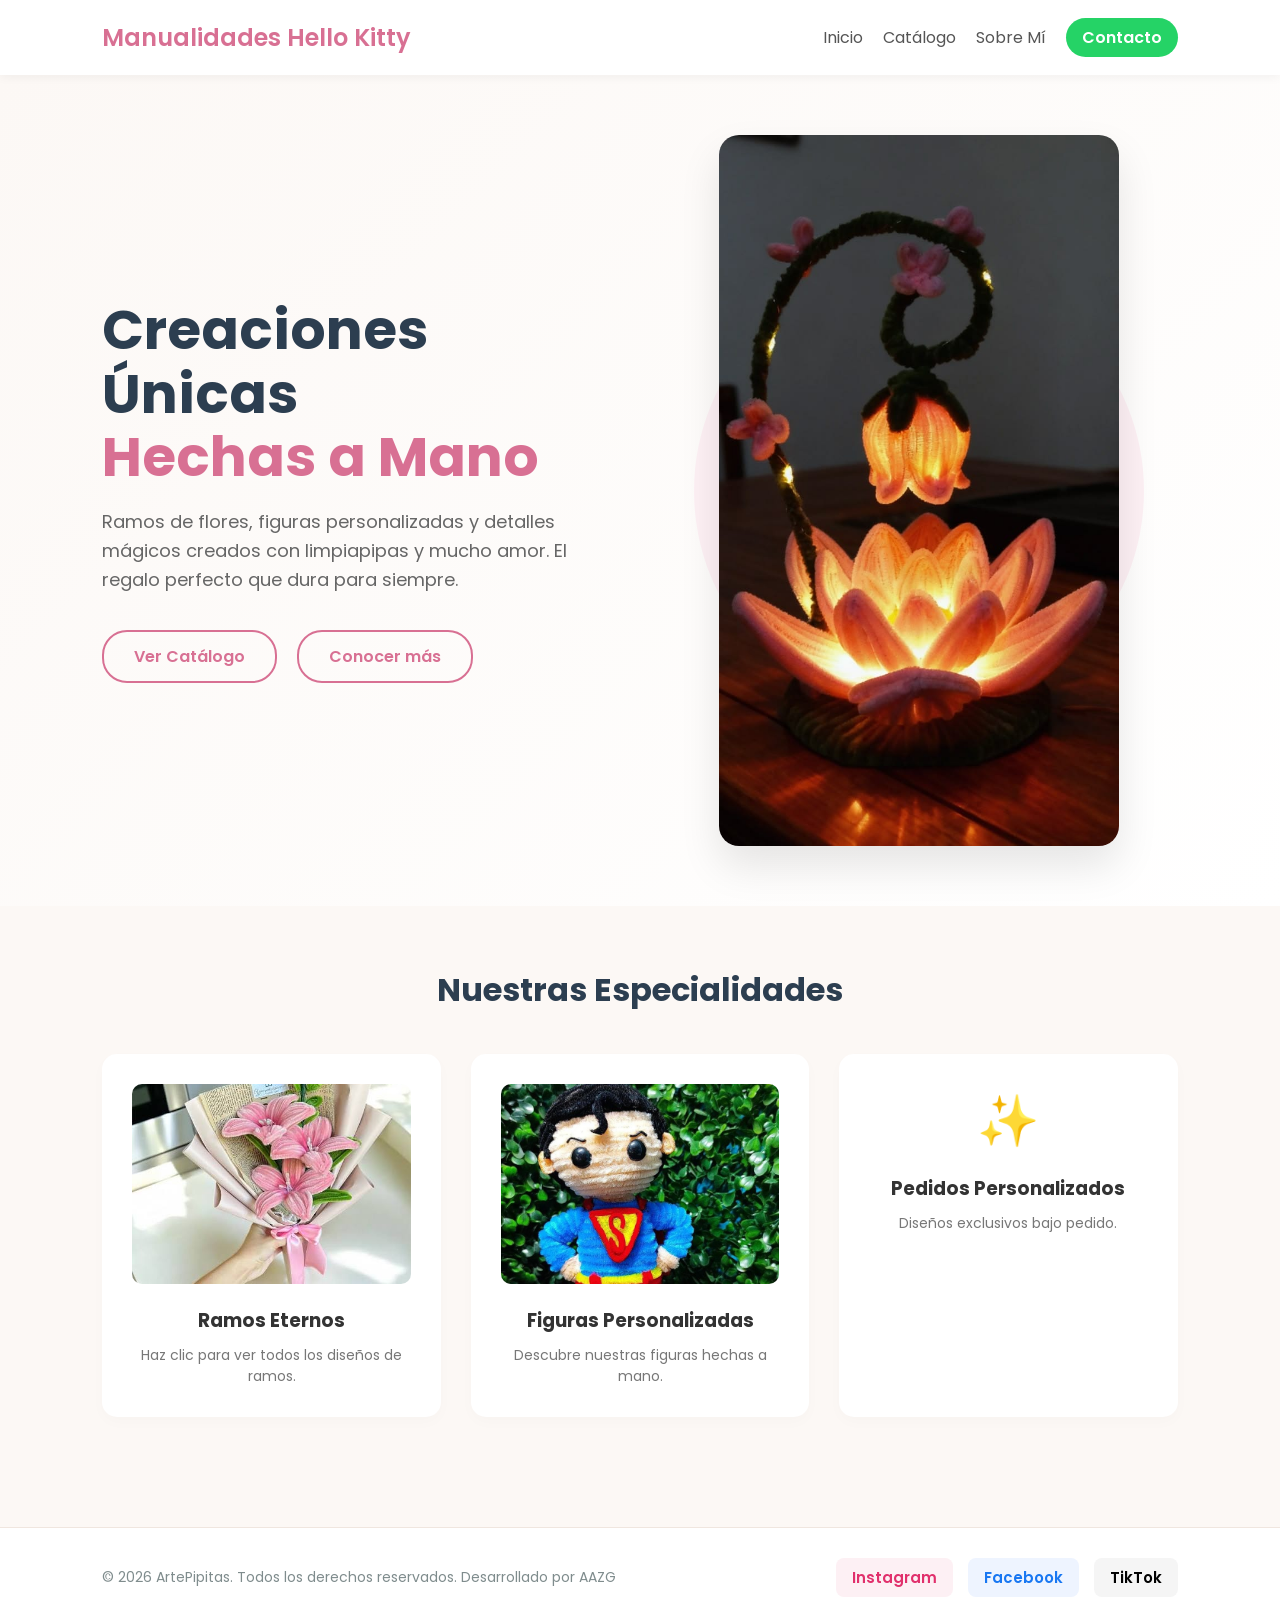
<file: index.html>
<!DOCTYPE html>
<html lang="es">
<head>
    <meta charset="UTF-8">
    <meta name="viewport" content="width=device-width, initial-scale=1.0">
    <title>Manualidades Hello Kitty | Tienda Oficial</title>
    <link rel="stylesheet" href="styles.css">
    <link href="https://fonts.googleapis.com/css2?family=Poppins:wght@300;400;600&display=swap" rel="stylesheet">
    <meta name="viewport" content="width=device-width, initial-scale=1.0">
</head>
<body>

    <header>
        <div class="logo">Manualidades Hello Kitty</div>
        <nav>
            <ul>
                <li><a href="#inicio">Inicio</a></li>
                <li><a href="#catalogo">Catálogo</a></li>
                <li><a href="#sobre-mi">Sobre Mí</a></li>
                <li><a href="https://wa.me/4463864578?" class="btn-contacto">Contacto</a></li>
            </ul>
        </nav>
    </header>

<section id="inicio" class="hero-moderno">
    <div class="hero-texto">
        <h1>Creaciones Únicas <br> <span class="resaltado">Hechas a Mano</span></h1>
        <p>Ramos de flores, figuras personalizadas y detalles mágicos creados con limpiapipas y mucho amor. El regalo perfecto que dura para siempre.</p>
        
        <div class="hero-botones">
            <a href="#catalogo" class="btn-secundario">Ver Catálogo</a>
            <a href="#sobre-mi" class="btn-secundario">Conocer más</a>
        </div>
    </div>

    <div class="hero-imagen">
        <div class="circulo-decorativo"></div>
        <img src="img/icono.jpeg" alt="Ramo de limpiapipas destacado" class="img-flotante">
    </div>
</section>


    <section id="catalogo" class="productos">
        <h2>Nuestras Especialidades</h2>
        <div class="grid-productos">
            <a href="ramos.html" class="enlace-categoria">
                <div class="tarjeta-producto">
                    <img src="img/flores.jfif" alt="Ramos Eternos" class="imagen-producto">
                    <h3>Ramos Eternos</h3>
                    <p>Haz clic para ver todos los diseños de ramos.</p>
                </div>
            </a>

            <a href="figuras.html" class="enlace-categoria">
                <div class="tarjeta-producto">
                    <img src="img/muñeco.jpeg" alt="Figuras Personalizadas" class="imagen-producto">
                    <h3>Figuras Personalizadas</h3>
                    <p>Descubre nuestras figuras hechas a mano.</p>
                </div>
            </a>

            <div class="tarjeta-producto">
                <div class="imagen-placeholder">✨</div>
                <h3>Pedidos Personalizados</h3>
                <p>Diseños exclusivos bajo pedido.</p>
            </div>

        </div>
    </section>

    <footer>
        <div class="footer-content">
            <p>&copy; 2026 ArtePipitas. Todos los derechos reservados. Desarrollado por AAZG</p>
            <div class="redes-sociales">
                <a href="https://www.instagram.com/flow_ers9125?igsh=MXYxYmxsODk3Z3hidw==" target="_blank" rel="noopener noreferrer" class="social-link instagram">Instagram</a>
                <a href="https://www.facebook.com/TU_PAGINA" target="_blank" rel="noopener noreferrer" class="social-link facebook">Facebook</a>
                <a href="https://www.tiktok.com/@TU_USUARIO" target="_blank" rel="noopener noreferrer" class="social-link tiktok">TikTok</a>
            </div>
        </div>
    </footer>

</body>
</html>
</file>
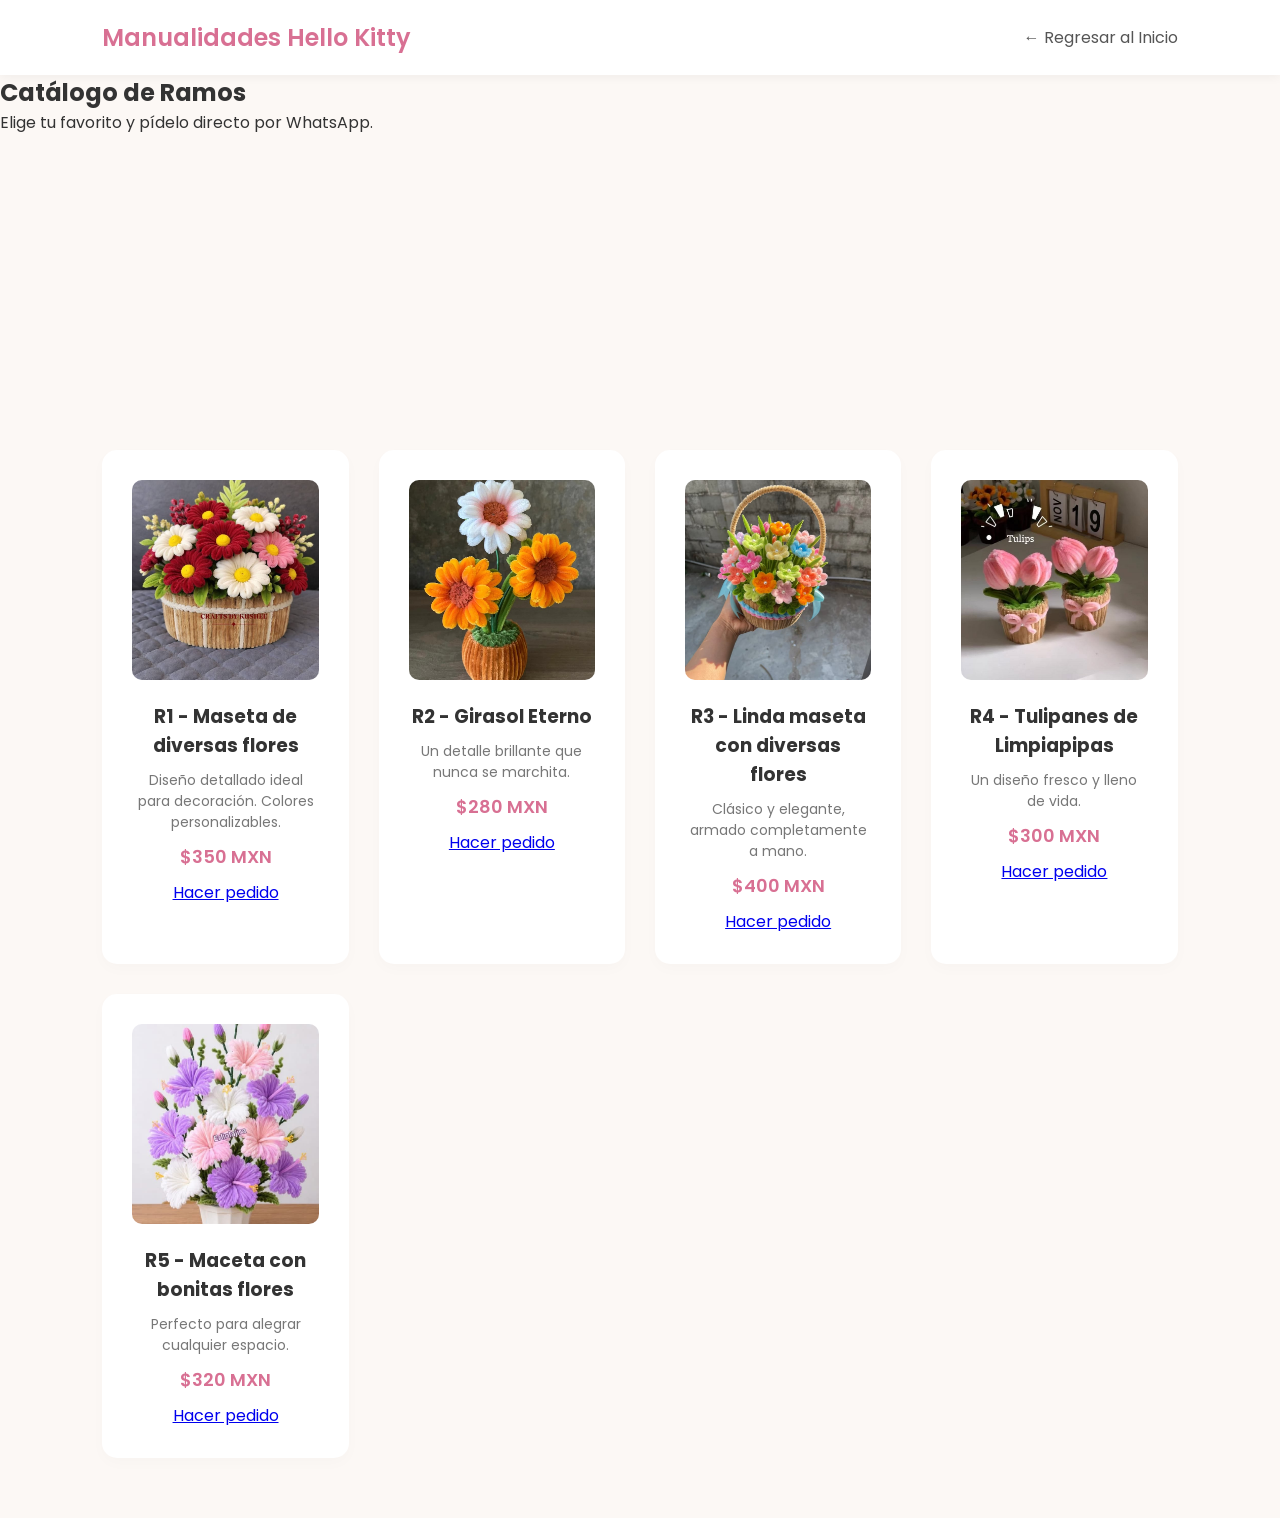
<file: ramos.html>
<!DOCTYPE html>
<html lang="es">
<head>
    <meta charset="UTF-8">
    <meta name="viewport" content="width=device-width, initial-scale=1.0">
    <title>Ramos Eternos | Manualidades Hello Kitty</title>
    <link rel="stylesheet" href="styles.css">
    <link href="https://fonts.googleapis.com/css2?family=Poppins:wght@300;400;600&display=swap" rel="stylesheet">
</head>
<body>
    <header>
        <div class="logo">Manualidades Hello Kitty</div>
        <nav>
            <ul>
                <!-- Botón para regresar a la página principal -->
                <li><a href="index.html">← Regresar al Inicio</a></li>
            </ul>
        </nav>
    </header>

    <section class="hero" style="height: 35vh;"> 
        <div class="hero-content">
            <h1>Catálogo de Ramos</h1>
            <p>Elige tu favorito y pídelo directo por WhatsApp.</p>
        </div>
    </section>

<!-- Sección del Catálogo Profesional -->
<section class="productos">
    <div class="grid-productos">  
        <!-- ITEM 1 -->
        <div class="tarjeta-producto">
            <img src="img/R1.jpeg" alt="Margaritas" class="imagen-producto">
            <h3>R1 - Maseta de diversas flores</h3>
            <p>Diseño detallado ideal para decoración. Colores personalizables.</p>
            <p style="font-weight: 600; color: #d87093; font-size: 18px; margin: 10px 0;">$350 MXN</p>
            <!-- Botón de compra -->
            <a href="https://wa.me/4463864578?text=Hola,%20quiero%20comprar%20el%20Ramo%20de%20MargaritasR1" target="_blank" class="btn-primary">Hacer pedido</a>
        </div>

        <!-- ITEM 2 -->
        <div class="tarjeta-producto">
            <img src="img/R2.jpeg" alt="Ramo de Girasoles" class="imagen-producto">
            <h3>R2 - Girasol Eterno</h3>
            <p>Un detalle brillante que nunca se marchita.</p>
            <p style="font-weight: 600; color: #d87093; font-size: 18px; margin: 10px 0;">$280 MXN</p>
            <a href="https://wa.me/4463864578?text=Hola,%20quiero%20comprar%20el%20Girasol%20EternoR2" target="_blank" class="btn-primary">Hacer pedido</a>
        </div>

        <!-- ITEM 3 -->
        <div class="tarjeta-producto">
            <img src="img/R3.jpeg" alt="Ramo de Rosas" class="imagen-producto">
            <h3>R3 - Linda maseta con diversas flores</h3>
            <p>Clásico y elegante, armado completamente a mano.</p>
            <p style="font-weight: 600; color: #d87093; font-size: 18px; margin: 10px 0;">$400 MXN</p>
            <a href="https://wa.me/4463864578?text=Hola,%20quiero%20comprar%20el%20Ramo%20de%2012%20RosasR3" target="_blank" class="btn-primary">Hacer pedido</a>
        </div>
        <!-- ITEM 4 -->
        <div class="tarjeta-producto">
            <img src="img/R4.jpeg" alt="Ramo de Tulipanes" class="imagen-producto">
            <h3>R4 - Tulipanes de Limpiapipas</h3>
            <p>Un diseño fresco y lleno de vida.</p>
            <p style="font-weight: 600; color: #d87093; font-size: 18px; margin: 10px 0;">$300 MXN</p>
            <a href="https://wa.me/4463864578?text=Hola,%20quiero%20comprar%20el%20Ramo%20de%20TulipanesR4" target="_blank" class="btn-primary">Hacer pedido</a>
        </div>
        <!-- ITEM 5 -->
        <div class="tarjeta-producto">
            <img src="img/R6.jpeg" alt="Ramo de Margaritas" class="imagen-producto">
            <h3>R5 - Maceta con bonitas flores</h3>
            <p>Perfecto para alegrar cualquier espacio.</p>
            <p style="font-weight: 600; color: #d87093; font-size: 18px; margin: 10px 0;">$320 MXN</p>
            <a href="https://wa.me/4463864578?text=Hola,%20quiero%20comprar%20el%20Ramo%20de%20MargaritasR5" target="_blank" class="btn-primary">Hacer pedido</a>
        </div>
    </div>
</section>

</body>
</html>
</file>
<file: styles.css>
/* Estilos Globales */
* {
    margin: 0;
    padding: 0;
    box-sizing: border-box;
    font-family: 'Poppins', sans-serif;
}

body {
    background-color: #fcf8f5; /* Un tono crema suave de fondo */
    color: #333;
    scroll-behavior: smooth;
}

/* Barra de Navegación */
header {
    display: flex;
    justify-content: space-between;
    align-items: center;
    padding: 20px 8%;
    background-color: #fff;
    box-shadow: 0 2px 10px rgba(0,0,0,0.05);
    position: sticky;
    top: 0;
    z-index: 1000;
}

.logo {
    font-size: 24px;
    font-weight: 600;
    color: #d87093; /* Rosa pastel para el toque artesanal */
}

nav ul {
    display: flex;
    list-style: none;
    align-items: center;
}

nav ul li {
    margin-left: 20px;
}

nav ul li a {
    text-decoration: none;
    color: #555;
    transition: color 0.3s;
}

nav ul li a:hover {
    color: #d87093;
}

.btn-contacto {
    background-color: #25d366; /* Verde WhatsApp */
    color: white !important;
    padding: 8px 16px;
    border-radius: 20px;
    font-weight: 600;
}

/* Sección Hero */
/* =========================================
   NUEVO HERO PROFESIONAL (PANTALLA DIVIDIDA)
   ========================================= */
.hero-moderno {
    display: flex;
    align-items: center;
    justify-content: space-between;
    padding: 60px 8%;
    min-height: 80vh;
    background: linear-gradient(135deg, #fcf8f5 0%, #ffffff 100%);
    gap: 40px;
    overflow: hidden;
}

.hero-texto {
    flex: 1;
    max-width: 600px;
}

.hero-texto h1 {
    font-size: 55px;
    color: #2c3e50;
    line-height: 1.15;
    margin-bottom: 20px;
}

.resaltado {
    color: #d87093; /* El color rosa de tu marca */
}

.hero-texto p {
    font-size: 18px;
    color: #666;
    margin-bottom: 35px;
    line-height: 1.6;
}

.hero-botones {
    display: flex;
    gap: 20px;
}

/* Botón transparente y elegante */
.btn-secundario {
    text-decoration: none;
    background-color: transparent;
    color: #d87093;
    padding: 12px 30px;
    border: 2px solid #d87093;
    border-radius: 25px;
    font-weight: 600;
    transition: all 0.3s ease;
}

.btn-secundario:hover {
    background-color: #d87093;
    color: white;
}

/* Sección de la imagen derecha */
.hero-imagen {
    flex: 1;
    position: relative;
    display: flex;
    justify-content: center;
    align-items: center;
}

.circulo-decorativo {
    position: absolute;
    width: 450px;
    height: 450px;
    background-color: #fdf0f4;
    border-radius: 50%;
    z-index: 0;
}

.img-flotante {
    position: relative;
    z-index: 1;
    width: 90%;
    max-width: 400px;
    border-radius: 20px;
    box-shadow: 0 20px 40px rgba(0,0,0,0.1); /* Sombra elegante */
    /* Animación moderna que hace que la foto flote lentamente */
    animation: flotar 3s ease-in-out infinite alternate;
}

@keyframes flotar {
    0% { transform: translateY(0); }
    100% { transform: translateY(-15px); }
}

/* Sección Productos */
.productos {
    padding: 60px 8%;
    text-align: center;
}

.productos h2 {
    font-size: 32px;
    margin-bottom: 40px;
    color: #2c3e50;
}

.grid-productos {
    display: grid;
    grid-template-columns: repeat(auto-fit, minmax(280px, 1fr));
    gap: 30px;
}

.tarjeta-producto {
    background: white;
    padding: 30px;
    border-radius: 15px;
    box-shadow: 0 5px 15px rgba(0,0,0,0.02);
    transition: transform 0.3s, box-shadow 0.3s;
}

.tarjeta-producto:hover {
    transform: translateY(-5px);
    box-shadow: 0 10px 20px rgba(0,0,0,0.05);
}

.imagen-placeholder {
    font-size: 50px;
    margin-bottom: 15px;
}

.tarjeta-producto h3 {
    margin-bottom: 10px;
    color: #333;
}

.tarjeta-producto p {
    color: #777;
    font-size: 14px;
}

.contenedor{
    display: flex;
}

/* Estilos del Pie de Página */
footer {
    background-color: #ffffff;
    padding: 30px 8%;
    margin-top: 50px;
    border-top: 1px solid #f0e6df;
}

.footer-content {
    display: flex;
    justify-content: space-between;
    align-items: center;
    flex-wrap: wrap;
    gap: 20px;
}

footer p {
    color: #7f8c8d;
    font-size: 14px;
}

/* Contenedor de Redes Sociales */
.redes-sociales {
    display: flex;
    gap: 15px;
}

.social-link {
    text-decoration: none;
    font-weight: 600;
    font-size: 15px;
    padding: 8px 16px;
    border-radius: 8px;
    transition: background-color 0.3s, color 0.3s;
}

.instagram {
    color: #e1306c;
    background-color: #fdf0f4;
}
.instagram:hover {
    background-color: #e1306c;
    color: white;
}

.facebook {
    color: #1877f2;
    background-color: #eef4ff;
}
.facebook:hover {
    background-color: #1877f2;
    color: white;
}

.tiktok {
    color: #010101;
    background-color: #f5f5f5;
}
.tiktok:hover {
    background-color: #010101;
    color: white;
}

/* =========================================
   DISEÑO RESPONSIVO (MÓVILES Y TABLETS)
   ========================================= */
@media (max-width: 768px) {
    /* 1. Truco de oro: Evita que la pantalla se pueda mover hacia los lados */
    body {
        overflow-x: hidden;
    }

    /* 2. Ajuste del encabezado y logo */
    header {
        flex-direction: column; /* Apila el logo arriba y el menú abajo */
        padding: 15px 10px;
        gap: 15px; /* Espacio entre el logo y los botones */
    }

    .logo {
        font-size: 22px; /* Logo más pequeño para que quepa bien */
        text-align: center;
    }
    
    /* 3. Acomodo del menú para que no se salga */
    nav ul {
        flex-wrap: wrap; /* Si no caben los botones, los pasa a la línea de abajo */
        justify-content: center;
        gap: 10px; /* Espacio entre los botones del menú */
    }

    nav ul li {
        margin-left: 0; 
    }

    nav ul li a {
        font-size: 14px; /* Letra del menú un poco más pequeña */
    }

    .btn-contacto {
        padding: 6px 15px; /* Botón verde más compacto */
        font-size: 14px;
    }

    /* 4. Ajustes del Hero (La pantalla dividida) */
    .hero-moderno {
        flex-direction: column-reverse; /* Foto arriba, texto abajo */
        text-align: center;
        padding: 30px 5%;
        min-height: auto;
    }

    .hero-texto h1 {
        font-size: 35px; /* Título principal más pequeño */
    }

    .hero-botones {
        justify-content: center;
        flex-wrap: wrap;
    }

    /* 5. Achicar la foto principal para que no estorbe */
    .img-flotante {
        width: 100%;
        max-width: 260px; /* Tope máximo para que se vea delicada y no gigante */
    }

    .circulo-decorativo {
        width: 280px;
        height: 280px;
    }
    
    /* 6. Apilar el pie de página */
    .footer-content {
        flex-direction: column;
        text-align: center;
    }
}

/* 2. Se la aplicamos a las tarjetas de los productos */
.tarjeta-producto {
    /* Mantenemos lo que ya tenías... */
    background: white;
    padding: 30px;
    border-radius: 15px;
    box-shadow: 0 5px 15px rgba(0,0,0,0.02);
    transition: transform 0.3s, box-shadow 0.3s;
    
    /* ¡Aquí agregamos la animación! */
    animation: aparecerFlotando 0.8s ease-out forwards;
}

/* Hacemos que la segunda tarjeta tarde un poquito más en aparecer */
.tarjeta-producto:nth-child(2) {
    animation-delay: 0.2s;
}

/* Y la tercera un poquito más... */
.tarjeta-producto:nth-child(3) {
    animation-delay: 0.4s;
}

/* 1. Forzamos a que sean cuadritos ordenados */
.grid-productos {
    display: grid;
    /* Al bajar el mínimo a 220px, forzamos a que quepan 2, 3 o 4 cuadritos en la misma línea dependiendo de la pantalla */
    grid-template-columns: repeat(auto-fit, minmax(220px, 1fr));
    gap: 30px;
}

/* 2. Le decimos al enlace que respete el tamaño exacto del cuadrito */
.enlace-categoria {
    text-decoration: none;
    color: inherit;
    display: block;
    height: 100%; /* Esto es súper importante para que no se deforme */
}

/* 3. Ajustamos la altura de la foto para que vuelva a verse más cuadrada */
.imagen-producto {
    width: 100%;
    height: 200px; /* Reducimos la altura a 200px para que el cuadrito se vea proporcionado */
    object-fit: cover;
    border-radius: 10px;
    margin-bottom: 15px;
}
</file>
